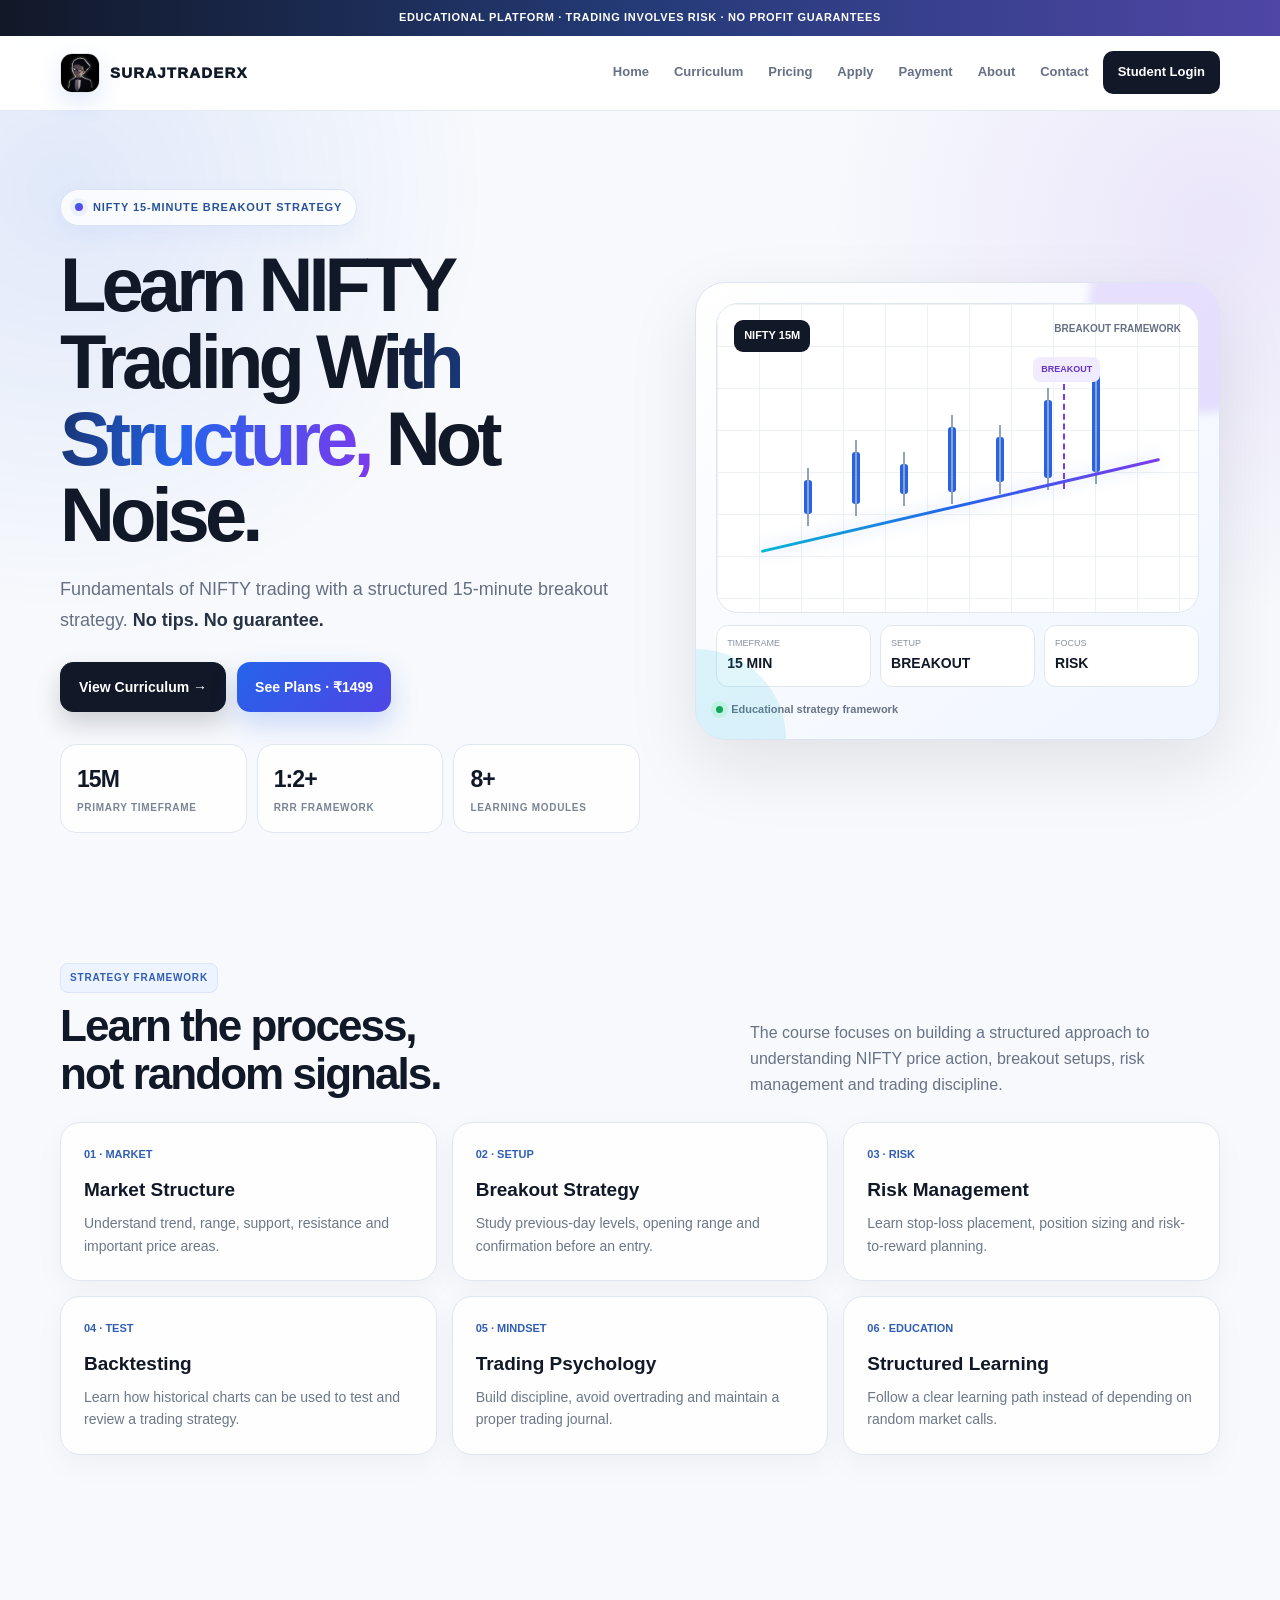
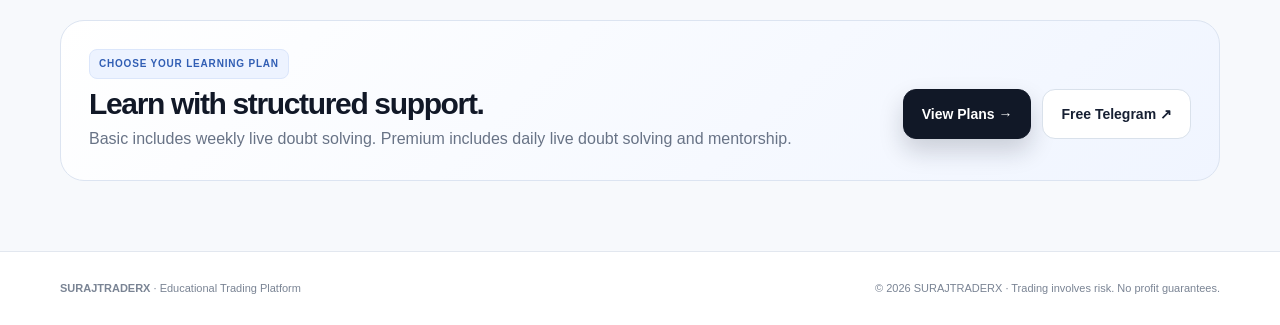
<file: index.html>
<!DOCTYPE html>
<html lang="en">
<head>
<meta charset="UTF-8">
<meta name="viewport" content="width=device-width, initial-scale=1.0">

<title>SURAJTRADERX | NIFTY Trading Course</title>

<style>
*{
  box-sizing:border-box;
  margin:0;
  padding:0;
}

html{
  scroll-behavior:smooth;
}

body{
  font-family:Inter,Arial,Helvetica,sans-serif;
  background:#f7f9fc;
  color:#111827;
  line-height:1.6;
}

a{
  text-decoration:none;
  color:inherit;
}

button{
  font-family:inherit;
}

.container{
  width:min(1160px,calc(100% - 32px));
  margin:auto;
}

/* TOP BAR */

.topbar{
  background:linear-gradient(90deg,#111827,#243b78,#4f46a5);
  color:#fff;
  text-align:center;
  padding:9px 15px;
  font-size:11px;
  font-weight:800;
  letter-spacing:.06em;
}

/* NAVBAR */

.navbar{
  position:sticky;
  top:0;
  z-index:1000;
  background:rgba(255,255,255,.92);
  backdrop-filter:blur(18px);
  border-bottom:1px solid #e5eaf2;
}

.nav-inner{
  min-height:74px;
  display:flex;
  align-items:center;
  justify-content:space-between;
  gap:20px;
}

.logo{
  display:flex;
  align-items:center;
  gap:10px;
  font-size:15px;
  font-weight:950;
  letter-spacing:.08em;
}

.logo-box{
  width:40px;
  height:40px;
  border-radius:12px;
  display:grid;
  place-items:center;
  color:white;
  font-size:17px;
  font-weight:950;
  background:linear-gradient(135deg,#2563eb,#06b6d4,#7c3aed);
  box-shadow:0 10px 25px rgba(37,99,235,.22);
}

.site-logo{width:40px;height:40px;border-radius:12px;object-fit:cover;display:block;border:1px solid #dfe5ef;box-shadow:0 10px 25px rgba(37,99,235,.14)}

.nav-links{
  display:flex;
  align-items:center;
  gap:3px;
}

.nav-links a{
  color:#667085;
  padding:10px 11px;
  border-radius:10px;
  font-size:13px;
  font-weight:750;
  transition:.2s;
}

.nav-links a:hover{
  background:#eef3ff;
  color:#24509e;
}

.nav-login{
  background:#111827!important;
  color:white!important;
  padding:11px 15px!important;
}

.menu-btn{
  display:none;
  width:44px;
  height:44px;
  border:1px solid #dfe5ef;
  background:white;
  border-radius:12px;
  align-items:center;
  justify-content:center;
  flex-direction:column;
  gap:5px;
  cursor:pointer;
}

.menu-btn span{
  width:20px;
  height:2px;
  border-radius:4px;
  background:#111827;
}

.mobile-menu{
  display:none;
  padding:8px 0 14px;
  border-top:1px solid #edf0f5;
}

.mobile-menu a{
  display:block;
  padding:12px 3px;
  border-bottom:1px solid #edf0f5;
  color:#475467;
  font-weight:750;
}

.mobile-menu.active{
  display:block;
}

/* HERO */

.hero{
  padding:78px 0 60px;
  overflow:hidden;
  background:
    radial-gradient(circle at 5% 10%,rgba(37,99,235,.11),transparent 30%),
    radial-gradient(circle at 95% 15%,rgba(124,58,237,.10),transparent 28%);
}

.hero-grid{
  display:grid;
  grid-template-columns:1.05fr .95fr;
  gap:55px;
  align-items:center;
}

.badge{
  display:inline-flex;
  align-items:center;
  gap:10px;
  border:1px solid #d9e3f7;
  background:rgba(255,255,255,.82);
  padding:9px 14px;
  border-radius:999px;
  color:#28539b;
  font-size:11px;
  font-weight:900;
  letter-spacing:.08em;
  box-shadow:0 8px 25px rgba(37,99,235,.05);
}

.badge-dot{
  width:8px;
  height:8px;
  border-radius:50%;
  background:linear-gradient(135deg,#2563eb,#7c3aed);
  box-shadow:0 0 0 5px #eaf0ff;
}

.hero h1{
  margin:21px 0 20px;
  max-width:780px;
  font-size:clamp(46px,6.5vw,76px);
  line-height:1.01;
  letter-spacing:-.065em;
}

.gradient{
  background:linear-gradient(100deg,#111827 15%,#2563eb 58%,#7c3aed);
  -webkit-background-clip:text;
  background-clip:text;
  color:transparent;
}

.hero-text{
  max-width:650px;
  color:#667085;
  font-size:18px;
  line-height:1.7;
}

.hero-text strong{
  color:#263244;
}

.buttons{
  display:flex;
  flex-wrap:wrap;
  gap:11px;
  margin-top:27px;
}

.btn{
  min-height:50px;
  padding:0 18px;
  border-radius:13px;
  display:inline-flex;
  align-items:center;
  justify-content:center;
  gap:7px;
  border:1px solid #d9e1eb;
  background:#fff;
  color:#172033;
  font-size:14px;
  font-weight:850;
  transition:.2s;
}

.btn:hover{
  transform:translateY(-2px);
}

.btn-dark{
  background:#111827;
  border-color:#111827;
  color:#fff;
  box-shadow:0 12px 25px rgba(17,24,39,.18);
}

.btn-blue{
  border:0;
  color:#fff;
  background:linear-gradient(135deg,#2563eb,#4f46e5);
  box-shadow:0 12px 28px rgba(37,99,235,.22);
}

/* STATS */

.stats{
  display:grid;
  grid-template-columns:repeat(3,1fr);
  gap:10px;
  margin-top:32px;
  max-width:620px;
}

.stat{
  background:rgba(255,255,255,.86);
  border:1px solid #e1e7f0;
  border-radius:16px;
  padding:16px;
}

.stat strong{
  display:block;
  font-size:23px;
  letter-spacing:-.04em;
}

.stat span{
  display:block;
  margin-top:2px;
  color:#7a8494;
  font-size:10px;
  font-weight:800;
  text-transform:uppercase;
  letter-spacing:.07em;
}

/* HERO VISUAL */

.visual{
  position:relative;
  overflow:hidden;
  border:1px solid #dce4f1;
  border-radius:30px;
  padding:20px;
  background:linear-gradient(145deg,#fff,#f0f5ff);
  box-shadow:0 25px 70px rgba(16,24,40,.10);
}

.visual::before{
  content:"";
  position:absolute;
  width:220px;
  height:220px;
  right:-90px;
  top:-90px;
  border-radius:50%;
  background:rgba(124,58,237,.14);
  filter:blur(4px);
}

.visual::after{
  content:"";
  position:absolute;
  width:180px;
  height:180px;
  left:-90px;
  bottom:-90px;
  border-radius:50%;
  background:rgba(6,182,212,.12);
}

.chart{
  position:relative;
  height:310px;
  overflow:hidden;
  border:1px solid #e0e6ef;
  border-radius:22px;
  background:#fff;
}

.chart::before{
  content:"";
  position:absolute;
  inset:0;
  background-image:
    linear-gradient(#edf1f6 1px,transparent 1px),
    linear-gradient(90deg,#edf1f6 1px,transparent 1px);
  background-size:42px 42px;
}

.chart-title{
  position:absolute;
  left:17px;
  top:16px;
  z-index:2;
  padding:7px 10px;
  border-radius:9px;
  background:#111827;
  color:#fff;
  font-size:11px;
  font-weight:850;
}

.chart-subtitle{
  position:absolute;
  right:17px;
  top:17px;
  z-index:2;
  color:#667085;
  font-size:10px;
  font-weight:800;
}

.line{
  position:absolute;
  left:8%;
  right:7%;
  top:65%;
  height:3px;
  border-radius:10px;
  background:linear-gradient(90deg,#06b6d4,#2563eb,#7c3aed);
  transform:rotate(-13deg);
  box-shadow:0 0 16px rgba(37,99,235,.3);
}

.candle{
  position:absolute;
  width:8px;
  border-radius:3px;
  background:#2563eb;
}

.candle::before{
  content:"";
  position:absolute;
  left:3px;
  top:-12px;
  width:2px;
  height:calc(100% + 24px);
  background:#94a3b8;
}

.c1{left:18%;top:57%;height:34px}
.c2{left:28%;top:48%;height:52px}
.c3{left:38%;top:52%;height:30px}
.c4{left:48%;top:40%;height:65px}
.c5{left:58%;top:43%;height:45px}
.c6{left:68%;top:31%;height:78px}
.c7{left:78%;top:22%;height:100px}

.breakout{
  position:absolute;
  left:72%;
  top:26%;
  height:105px;
  border-left:2px dashed #7c3aed;
}

.breakout-label{
  position:absolute;
  top:-27px;
  left:-32px;
  white-space:nowrap;
  padding:5px 8px;
  border-radius:7px;
  background:#f1ebff;
  color:#6635c6;
  font-size:9px;
  font-weight:900;
}

.visual-bottom{
  display:grid;
  grid-template-columns:repeat(3,1fr);
  gap:9px;
  margin-top:12px;
}

.visual-stat{
  background:#fff;
  border:1px solid #e2e7ef;
  border-radius:12px;
  padding:10px;
}

.visual-stat small{
  display:block;
  color:#8992a1;
  font-size:9px;
}

.visual-stat strong{
  font-size:14px;
}

.live{
  display:flex;
  align-items:center;
  gap:8px;
  margin-top:14px;
  color:#687386;
  font-size:11px;
  font-weight:750;
}

.live-dot{
  width:7px;
  height:7px;
  border-radius:50%;
  background:#16a34a;
  box-shadow:0 0 0 5px #dcfce7;
}

/* SECTION */

.section{
  padding:70px 0;
}

.section-head{
  display:flex;
  align-items:end;
  justify-content:space-between;
  gap:30px;
  margin-bottom:25px;
}

.section-label{
  display:inline-block;
  padding:6px 9px;
  border-radius:8px;
  background:#edf3ff;
  border:1px solid #dbe6fb;
  color:#315eb4;
  font-size:10px;
  font-weight:900;
  letter-spacing:.08em;
}

.section h2{
  margin-top:9px;
  font-size:clamp(30px,4vw,44px);
  line-height:1.08;
  letter-spacing:-.045em;
}

.section-head p{
  max-width:470px;
  margin:0;
  color:#687386;
}

/* FRAMEWORK CARDS */

.cards{
  display:grid;
  grid-template-columns:repeat(3,1fr);
  gap:15px;
}

.card{
  padding:23px;
  border:1px solid #e0e6ef;
  border-radius:20px;
  background:rgba(255,255,255,.9);
  box-shadow:0 10px 30px rgba(16,24,40,.04);
}

.card-number{
  color:#315eb4;
  font-size:11px;
  font-weight:900;
}

.card h3{
  margin:11px 0 7px;
  font-size:19px;
}

.card p{
  color:#6c7788;
  font-size:14px;
}

/* SUPPORT */

.support{
  margin-top:25px;
  padding:28px;
  border:1px solid #dce4f1;
  border-radius:24px;
  background:linear-gradient(135deg,#fff,#f0f5ff);
  display:flex;
  align-items:center;
  justify-content:space-between;
  gap:25px;
}

.support h2{
  font-size:30px;
  margin-bottom:6px;
}

.support p{
  color:#687386;
}

/* FOOTER */

footer{
  border-top:1px solid #e2e7ef;
  padding:28px 0;
  color:#7a8494;
  font-size:11px;
  background:#fff;
}

.footer-inner{
  display:flex;
  justify-content:space-between;
  gap:15px;
}

/* MOBILE */

@media(max-width:900px){

  .nav-links{
    display:none;
  }

  .menu-btn{
    display:flex;
  }

  .hero-grid{
    grid-template-columns:1fr;
  }

  .visual{
    margin-top:10px;
  }

  .cards{
    grid-template-columns:1fr 1fr;
  }

  .section-head{
    display:block;
  }

  .section-head p{
    margin-top:12px;
  }
}

@media(max-width:600px){

  .container{
    width:calc(100% - 24px);
  }

  .topbar{
    font-size:8px;
    padding:8px 5px;
  }

  .nav-inner{
    min-height:68px;
  }

  .logo{
    font-size:13px;
  }

  .logo-box{
    width:34px;
    height:34px;
    border-radius:10px;
  }

  .hero{
    padding:48px 0 40px;
  }

  .badge{
    font-size:9px;
    padding:8px 11px;
  }

  .hero h1{
    font-size:47px;
    line-height:1.01;
    margin-top:18px;
  }

  .hero-text{
    font-size:16px;
  }

  .buttons{
    gap:9px;
  }

  .btn{
    min-height:47px;
    padding:0 14px;
    font-size:13px;
  }

  .stats{
    gap:7px;
  }

  .stat{
    padding:12px 9px;
  }

  .stat strong{
    font-size:19px;
  }

  .stat span{
    font-size:8px;
  }

  .visual{
    padding:13px;
    border-radius:22px;
  }

  .chart{
    height:250px;
  }

  .visual-bottom{
    gap:5px;
  }

  .visual-stat{
    padding:8px;
  }

  .visual-stat strong{
    font-size:12px;
  }

  .cards{
    grid-template-columns:1fr;
  }

  .section{
    padding:52px 0;
  }

  .support{
    display:block;
  }

  .support .buttons{
    margin-bottom:0;
  }

  .footer-inner{
    display:block;
  }

  .footer-inner div{
    margin:5px 0;
  }
}
</style>
</head>

<body>

<!-- TOP BAR -->
<div class="topbar">
  EDUCATIONAL PLATFORM · TRADING INVOLVES RISK · NO PROFIT GUARANTEES
</div>

<!-- NAVBAR -->
<header class="navbar">
  <div class="container nav-inner">

    <a href="index.html" class="logo">
      <img class="site-logo" src="assets/srtx-logo.jpg" alt="SURAJTRADERX logo">
      <span>SURAJTRADERX</span>
    </a>

    <nav class="nav-links">
      <a href="index.html">Home</a>
      <a href="curriculum.html">Curriculum</a>
      <a href="pricing.html">Pricing</a>
      <a href="apply.html">Apply</a>
      <a href="payment.html">Payment</a>
      <a href="about.html">About</a>
      <a href="contact.html">Contact</a>
      <a href="login.html" class="nav-login">Student Login</a>
    </nav>

    <button class="menu-btn" id="menuBtn">
      <span></span>
      <span></span>
      <span></span>
    </button>

  </div>

  <div class="container mobile-menu" id="mobileMenu">
    <a href="index.html">Home</a>
    <a href="curriculum.html">Curriculum</a>
    <a href="pricing.html">Pricing</a>
    <a href="apply.html">Apply</a>
    <a href="payment.html">Payment</a>
    <a href="about.html">About</a>
    <a href="contact.html">Contact</a>
    <a href="login.html">Student Login</a>
  </div>
</header>


<!-- HERO -->
<main>

<section class="hero">

  <div class="container hero-grid">

    <div>

      <div class="badge">
        <span class="badge-dot"></span>
        NIFTY 15-MINUTE BREAKOUT STRATEGY
      </div>

      <h1>
        Learn NIFTY Trading
        <span class="gradient">With Structure,</span>
        Not Noise.
      </h1>

      <p class="hero-text">
        Fundamentals of NIFTY trading with a structured
        15-minute breakout strategy.
        <strong>No tips. No guarantee.</strong>
      </p>

      <div class="buttons">

        <a href="curriculum.html" class="btn btn-dark">
          View Curriculum →
        </a>

        <a href="pricing.html" class="btn btn-blue">
          See Plans · ₹1499
        </a>

      </div>

      <div class="stats">

        <div class="stat">
          <strong>15M</strong>
          <span>Primary Timeframe</span>
        </div>

        <div class="stat">
          <strong>1:2+</strong>
          <span>RRR Framework</span>
        </div>

        <div class="stat">
          <strong>8+</strong>
          <span>Learning Modules</span>
        </div>

      </div>

    </div>


    <!-- VISUAL -->
    <div class="visual">

      <div class="chart">

        <div class="chart-title">
          NIFTY 15M
        </div>

        <div class="chart-subtitle">
          BREAKOUT FRAMEWORK
        </div>

        <div class="candle c1"></div>
        <div class="candle c2"></div>
        <div class="candle c3"></div>
        <div class="candle c4"></div>
        <div class="candle c5"></div>
        <div class="candle c6"></div>
        <div class="candle c7"></div>

        <div class="line"></div>

        <div class="breakout">
          <span class="breakout-label">
            BREAKOUT
          </span>
        </div>

      </div>

      <div class="visual-bottom">

        <div class="visual-stat">
          <small>TIMEFRAME</small>
          <strong>15 MIN</strong>
        </div>

        <div class="visual-stat">
          <small>SETUP</small>
          <strong>BREAKOUT</strong>
        </div>

        <div class="visual-stat">
          <small>FOCUS</small>
          <strong>RISK</strong>
        </div>

      </div>

      <div class="live">
        <span class="live-dot"></span>
        Educational strategy framework
      </div>

    </div>

  </div>

</section>


<!-- WHAT YOU LEARN -->
<section class="section">

  <div class="container">

    <div class="section-head">

      <div>
        <span class="section-label">
          STRATEGY FRAMEWORK
        </span>

        <h2>
          Learn the process,<br>
          not random signals.
        </h2>
      </div>

      <p>
        The course focuses on building a structured approach
        to understanding NIFTY price action, breakout setups,
        risk management and trading discipline.
      </p>

    </div>


    <div class="cards">

      <div class="card">
        <div class="card-number">01 · MARKET</div>
        <h3>Market Structure</h3>
        <p>
          Understand trend, range, support,
          resistance and important price areas.
        </p>
      </div>

      <div class="card">
        <div class="card-number">02 · SETUP</div>
        <h3>Breakout Strategy</h3>
        <p>
          Study previous-day levels, opening range
          and confirmation before an entry.
        </p>
      </div>

      <div class="card">
        <div class="card-number">03 · RISK</div>
        <h3>Risk Management</h3>
        <p>
          Learn stop-loss placement, position sizing
          and risk-to-reward planning.
        </p>
      </div>

      <div class="card">
        <div class="card-number">04 · TEST</div>
        <h3>Backtesting</h3>
        <p>
          Learn how historical charts can be used
          to test and review a trading strategy.
        </p>
      </div>

      <div class="card">
        <div class="card-number">05 · MINDSET</div>
        <h3>Trading Psychology</h3>
        <p>
          Build discipline, avoid overtrading
          and maintain a proper trading journal.
        </p>
      </div>

      <div class="card">
        <div class="card-number">06 · EDUCATION</div>
        <h3>Structured Learning</h3>
        <p>
          Follow a clear learning path instead of
          depending on random market calls.
        </p>
      </div>

    </div>

  </div>

</section>


<!-- SUPPORT -->
<section class="section">

  <div class="container">

    <div class="support">

      <div>
        <span class="section-label">
          CHOOSE YOUR LEARNING PLAN
        </span>

        <h2>
          Learn with structured support.
        </h2>

        <p>
          Basic includes weekly live doubt solving.
          Premium includes daily live doubt solving
          and mentorship.
        </p>
      </div>

      <div class="buttons">

        <a href="pricing.html" class="btn btn-dark">
          View Plans →
        </a>

        <a href="https://t.me/surajtraderx"
           target="_blank"
           class="btn">
          Free Telegram ↗
        </a>

      </div>

    </div>

  </div>

</section>

</main>


<!-- FOOTER -->
<footer>

  <div class="container footer-inner">

    <div>
      <strong>SURAJTRADERX</strong>
      · Educational Trading Platform
    </div>

    <div>
      © 2026 SURAJTRADERX · Trading involves risk.
      No profit guarantees.
    </div>

  </div>

</footer>


<script>
const menuBtn = document.getElementById("menuBtn");
const mobileMenu = document.getElementById("mobileMenu");

menuBtn.addEventListener("click", function(){

  mobileMenu.classList.toggle("active");

  const isOpen = mobileMenu.classList.contains("active");

  menuBtn.setAttribute(
    "aria-label",
    isOpen ? "Close menu" : "Open menu"
  );

});

document.querySelectorAll(".mobile-menu a").forEach(function(link){

  link.addEventListener("click",function(){
    mobileMenu.classList.remove("active");
  });

});
</script>

</body>
</html>
</file>
